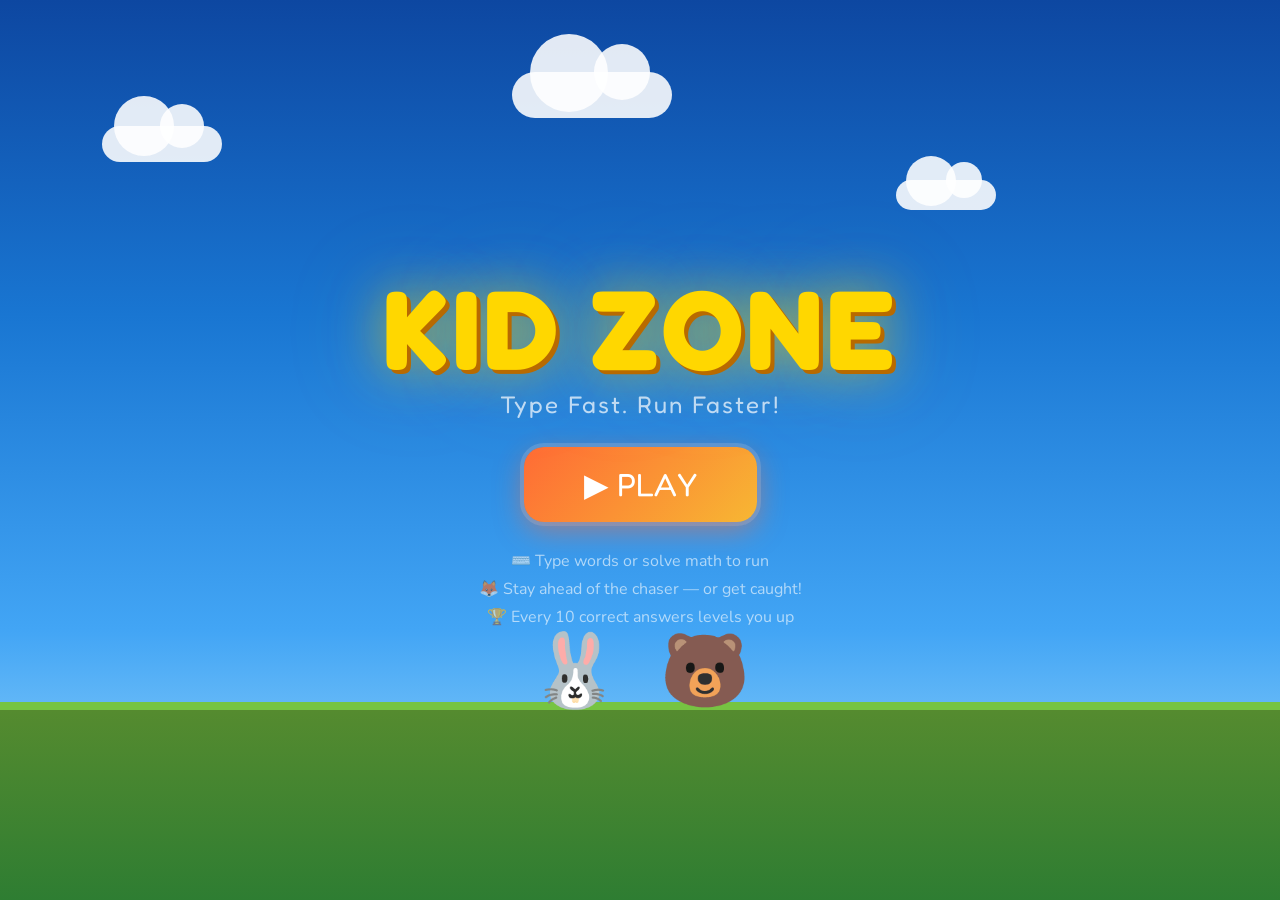
<file: Kid_zone/index.html>
<!DOCTYPE html>
<html lang="en">
<head>
  <meta charset="UTF-8">
  <meta name="viewport" content="width=device-width, initial-scale=1.0">
  <title>Kid Zone – Run &amp; Learn!</title>
  <link rel="preconnect" href="https://fonts.googleapis.com">
  <link href="https://fonts.googleapis.com/css2?family=Fredoka+One&family=Nunito:wght@400;700;800&display=swap" rel="stylesheet">
  <link rel="stylesheet" href="style.css">
</head>
<body class="menu-page">

  <div class="menu-scene">
    <div class="menu-sky"></div>
    <div class="menu-cloud mc1"></div>
    <div class="menu-cloud mc2"></div>
    <div class="menu-cloud mc3"></div>
    <div class="menu-ground"></div>
    <div class="menu-runners">
      <span class="mr-bunny">🐰</span>
      <span class="mr-bear">🐻</span>
    </div>
  </div>

  <div class="menu-content">
    <div class="menu-logo">
      <h1 class="menu-title">KID ZONE</h1>
      <p class="menu-sub">Type Fast. Run Faster!</p>
    </div>

    <a href="select.html" class="btn-play">▶ PLAY</a>

    <div class="menu-tips">
      <p>⌨️ Type words or solve math to run</p>
      <p>🦊 Stay ahead of the chaser — or get caught!</p>
      <p>🏆 Every 10 correct answers levels you up</p>
    </div>
  </div>

</body>
</html>
</file>
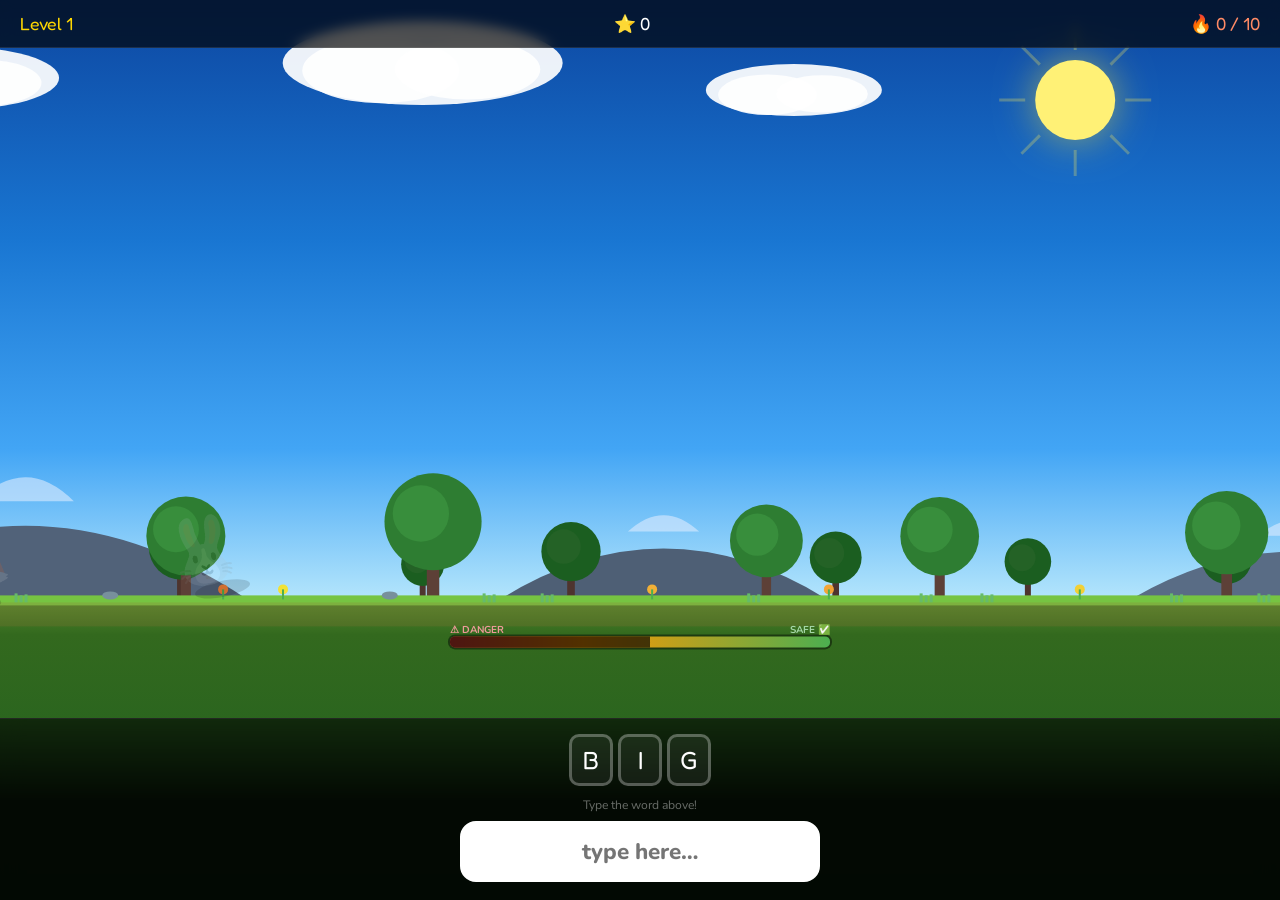
<file: Kid_zone/game.html>
<!DOCTYPE html>
<html lang="en">
<head>
  <meta charset="UTF-8">
  <meta name="viewport" content="width=device-width, initial-scale=1.0">
  <title>Kid Zone – Run!</title>
  <link rel="preconnect" href="https://fonts.googleapis.com">
  <link href="https://fonts.googleapis.com/css2?family=Fredoka+One&family=Nunito:wght@400;700;800&display=swap" rel="stylesheet">
  <link rel="stylesheet" href="style.css">
</head>
<body class="game-page">

  <canvas id="game-canvas"></canvas>

  <div id="ui-overlay">
    <!-- HUD strip at top -->
    <div id="hud">
      <span id="hud-level">Level 1</span>
      <span id="hud-score">⭐ 0</span>
      <span id="hud-streak">🔥 0 / 10</span>
    </div>

    <!-- Fills the canvas area -->
    <div id="ui-spacer"></div>

    <!-- Word / input panel at bottom -->
    <div id="bottom-panel">
      <div id="word-boxes"></div>
      <p id="q-hint"></p>
      <input id="type-input" type="text"
        autocomplete="off" autocorrect="off"
        autocapitalize="off" spellcheck="false"
        placeholder="type here…">
    </div>
  </div>

  <!-- Level-up splash -->
  <div id="level-flash" class="hidden">
    <div id="level-flash-text"></div>
  </div>

  <!-- Game over -->
  <div id="gameover-screen" class="hidden">
    <div class="go-box">
      <div id="go-emoji"></div>
      <h1>Got Caught!</h1>
      <p id="go-danger"></p>
      <div id="go-stats"></div>
      <div class="go-btns">
        <button class="go-btn green"  onclick="location.href='select.html'">Play Again 🎮</button>
        <button class="go-btn purple" onclick="location.href='index.html'">Menu 🏠</button>
      </div>
    </div>
  </div>

  <script src="game.js"></script>
</body>
</html>
</file>
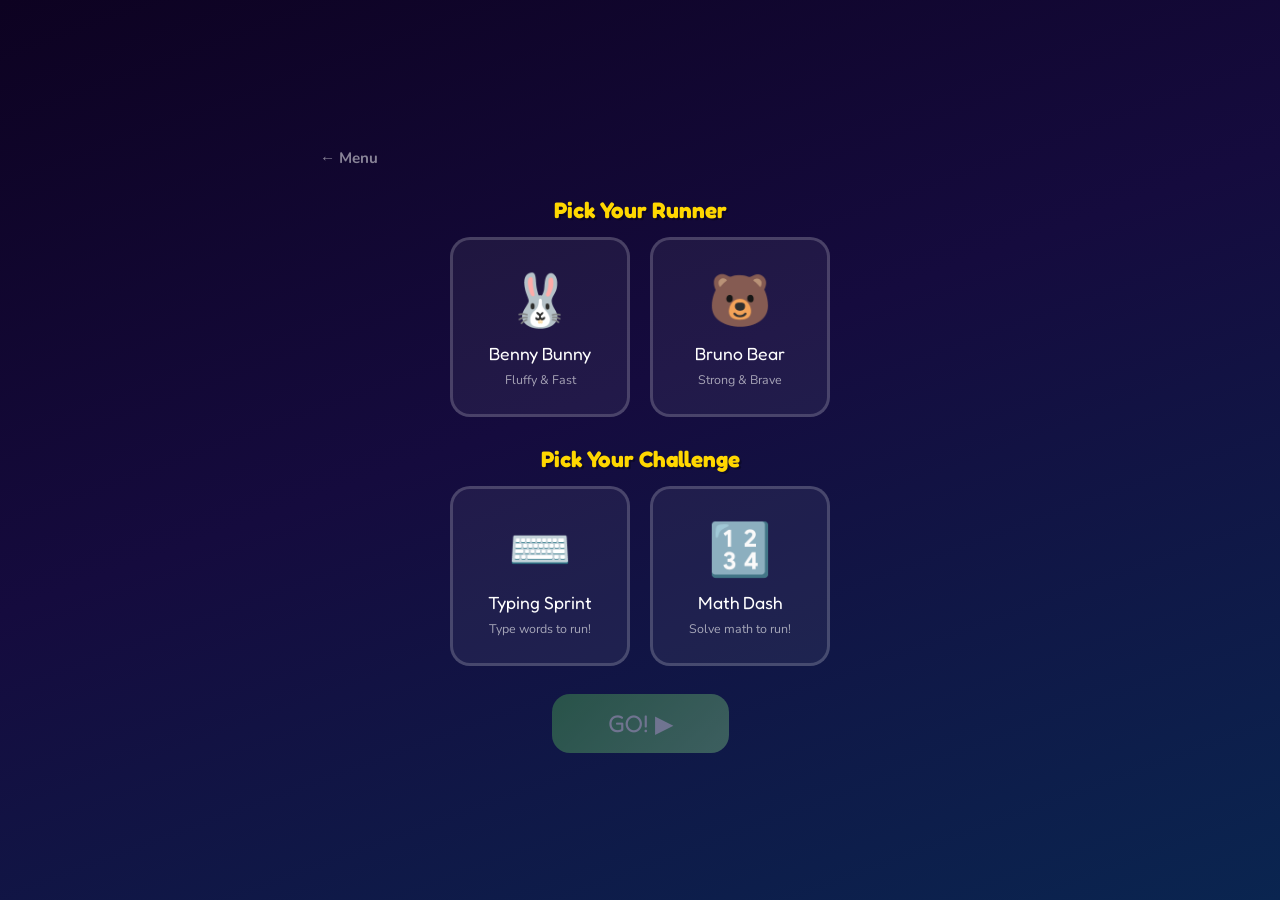
<file: Kid_zone/select.html>
<!DOCTYPE html>
<html lang="en">
<head>
  <meta charset="UTF-8">
  <meta name="viewport" content="width=device-width, initial-scale=1.0">
  <title>Kid Zone – Choose Your Runner</title>
  <link rel="preconnect" href="https://fonts.googleapis.com">
  <link href="https://fonts.googleapis.com/css2?family=Fredoka+One&family=Nunito:wght@400;700;800&display=swap" rel="stylesheet">
  <link rel="stylesheet" href="style.css">
</head>
<body class="select-page">

  <div class="sel-wrap">
    <a href="index.html" class="back-link">← Menu</a>

    <section class="sel-section">
      <h2 class="sel-heading">Pick Your Runner</h2>
      <div class="sel-cards">
        <div class="sel-card" data-char="bunny">
          <span class="sel-emoji">🐰</span>
          <span class="sel-name">Benny Bunny</span>
          <span class="sel-desc">Fluffy &amp; Fast</span>
        </div>
        <div class="sel-card" data-char="bear">
          <span class="sel-emoji">🐻</span>
          <span class="sel-name">Bruno Bear</span>
          <span class="sel-desc">Strong &amp; Brave</span>
        </div>
      </div>
    </section>

    <section class="sel-section">
      <h2 class="sel-heading">Pick Your Challenge</h2>
      <div class="sel-cards">
        <div class="sel-card" data-mode="typing">
          <span class="sel-emoji">⌨️</span>
          <span class="sel-name">Typing Sprint</span>
          <span class="sel-desc">Type words to run!</span>
        </div>
        <div class="sel-card" data-mode="math">
          <span class="sel-emoji">🔢</span>
          <span class="sel-name">Math Dash</span>
          <span class="sel-desc">Solve math to run!</span>
        </div>
      </div>
    </section>

    <button class="btn-go" id="btn-go" disabled>GO! ▶</button>
  </div>

  <script src="select.js"></script>
</body>
</html>
</file>
<file: Kid_zone/style.css>
/* ── RESET ── */
*, *::before, *::after { box-sizing: border-box; margin: 0; padding: 0; }

body {
  font-family: 'Nunito', sans-serif;
  background: linear-gradient(160deg, #0d0221 0%, #150b3e 45%, #0a2550 100%);
  min-height: 100vh;
  color: #fff;
}

/* ════════════════════════════════════════════════════════
   MENU PAGE  (index.html)
════════════════════════════════════════════════════════ */
body.menu-page {
  display: flex;
  align-items: center;
  justify-content: center;
  overflow: hidden;
}

/* Animated background scene */
.menu-scene {
  position: fixed;
  inset: 0;
  pointer-events: none;
  z-index: 0;
}

.menu-sky {
  position: absolute;
  inset: 0;
  background: linear-gradient(180deg, #0d47a1 0%, #1976D2 35%, #42A5F5 70%, #B3E5FC 100%);
}

.menu-cloud {
  position: absolute;
  background: rgba(255,255,255,0.88);
  border-radius: 50px;
}
.menu-cloud::before,
.menu-cloud::after {
  content: '';
  position: absolute;
  background: rgba(255,255,255,0.88);
  border-radius: 50%;
}
.mc1 { width:120px; height:36px; top:14%; left:8%;  animation: mcDrift 26s linear infinite; }
.mc1::before { width:60px;  height:60px;  top:-30px; left:12px; }
.mc1::after  { width:44px;  height:44px;  top:-22px; left:58px; }
.mc2 { width:160px; height:46px; top:8%;  left:40%; animation: mcDrift 34s linear infinite -12s; }
.mc2::before { width:78px;  height:78px;  top:-38px; left:18px; }
.mc2::after  { width:56px;  height:56px;  top:-28px; left:82px; }
.mc3 { width:100px; height:30px; top:20%; left:70%; animation: mcDrift 22s linear infinite -5s; }
.mc3::before { width:50px;  height:50px;  top:-24px; left:10px; }
.mc3::after  { width:36px;  height:36px;  top:-18px; left:50px; }

@keyframes mcDrift {
  from { transform: translateX(0); }
  to   { transform: translateX(calc(100vw + 300px)); }
}

.menu-ground {
  position: absolute;
  bottom: 0; left: 0; right: 0;
  height: 22%;
  background: linear-gradient(180deg, #558B2F 0%, #2E7D32 100%);
  border-top: 8px solid #76C442;
}

.menu-runners {
  position: absolute;
  bottom: 20%;
  left: 0; right: 0;
  display: flex;
  justify-content: center;
  gap: 40px;
}
.mr-bunny,
.mr-bear {
  font-size: 4.5rem;
  display: inline-block;
  animation: mrRun 0.45s ease-in-out infinite alternate;
}
.mr-bear { animation-delay: 0.22s; }

@keyframes mrRun {
  from { transform: translateY(0); }
  to   { transform: translateY(-18px); }
}

/* Menu content */
.menu-content {
  position: relative;
  z-index: 10;
  text-align: center;
  display: flex;
  flex-direction: column;
  align-items: center;
  gap: 28px;
  padding: 20px;
}

.menu-logo { display: flex; flex-direction: column; align-items: center; gap: 6px; }

.menu-title {
  font-family: 'Fredoka One', cursive;
  font-size: clamp(3.5rem, 11vw, 7rem);
  color: #ffd700;
  text-shadow:
    4px 4px 0 #b86a00,
    0  0 50px rgba(255,215,0,0.55),
    0  0 100px rgba(255,215,0,0.25);
  letter-spacing: 4px;
  animation: titleDrop 0.7s cubic-bezier(.36,1.56,.64,1) both;
  line-height: 1;
}

.menu-sub {
  font-family: 'Fredoka One', cursive;
  font-size: clamp(1rem, 3vw, 1.5rem);
  color: rgba(255,255,255,0.7);
  letter-spacing: 2px;
  animation: titleDrop 0.7s 0.1s cubic-bezier(.36,1.56,.64,1) both;
}

.btn-play {
  display: inline-block;
  padding: 18px 60px;
  font-family: 'Fredoka One', cursive;
  font-size: clamp(1.4rem, 4vw, 2rem);
  background: linear-gradient(135deg, #ff6b35 0%, #f7b733 100%);
  color: #fff;
  border-radius: 20px;
  text-decoration: none;
  box-shadow: 0 8px 28px rgba(255,107,53,0.5), 0 0 0 4px rgba(255,255,255,0.15);
  transition: transform 0.15s, box-shadow 0.15s;
  animation: pulsePulse 2s ease-in-out infinite;
}
.btn-play:hover {
  transform: scale(1.06);
  box-shadow: 0 12px 36px rgba(255,107,53,0.65), 0 0 0 6px rgba(255,255,255,0.2);
}

@keyframes pulsePulse {
  0%,100% { box-shadow: 0 8px 28px rgba(255,107,53,0.5), 0 0 0 4px rgba(255,255,255,0.15); }
  50%      { box-shadow: 0 10px 36px rgba(255,107,53,0.7), 0 0 0 8px rgba(255,255,255,0.25); }
}

.menu-tips {
  display: flex;
  flex-direction: column;
  gap: 6px;
}
.menu-tips p {
  font-size: clamp(0.82rem, 2vw, 1rem);
  color: rgba(255,255,255,0.6);
}

/* ════════════════════════════════════════════════════════
   SELECT PAGE  (select.html)
════════════════════════════════════════════════════════ */
body.select-page {
  display: flex;
  align-items: center;
  justify-content: center;
  min-height: 100vh;
  padding: 20px;
}

.sel-wrap {
  display: flex;
  flex-direction: column;
  align-items: center;
  gap: 28px;
  width: 100%;
  max-width: 640px;
}

.back-link {
  align-self: flex-start;
  color: rgba(255,255,255,0.5);
  font-weight: 700;
  font-size: 0.95rem;
  text-decoration: none;
  transition: color 0.18s;
}
.back-link:hover { color: #fff; }

.sel-section { width: 100%; }

.sel-heading {
  font-family: 'Fredoka One', cursive;
  font-size: 1.4rem;
  color: #ffd700;
  text-align: center;
  margin-bottom: 14px;
  text-shadow: 2px 2px 0 rgba(0,0,0,0.3);
}

.sel-cards {
  display: flex;
  gap: 20px;
  justify-content: center;
  flex-wrap: wrap;
}

.sel-card {
  display: flex;
  flex-direction: column;
  align-items: center;
  width: 180px;
  padding: 26px 16px;
  background: rgba(255,255,255,0.06);
  border: 3px solid rgba(255,255,255,0.18);
  border-radius: 20px;
  cursor: pointer;
  transition: transform 0.16s, border-color 0.16s, background 0.16s, box-shadow 0.16s;
  gap: 7px;
  user-select: none;
}
.sel-card:hover {
  transform: scale(1.06) rotate(-2deg);
  background: rgba(255,255,255,0.12);
  border-color: rgba(255,255,255,0.4);
}
.sel-card.selected {
  border-color: #ffd700;
  background: rgba(255,215,0,0.14);
  box-shadow: 0 0 24px rgba(255,215,0,0.35), inset 0 0 12px rgba(255,215,0,0.08);
  transform: scale(1.06);
}

.sel-emoji { font-size: 3.2rem; }
.sel-name  { font-family: 'Fredoka One', cursive; font-size: 1.1rem; color: #fff; }
.sel-desc  { font-size: 0.78rem; color: rgba(255,255,255,0.6); }

.btn-go {
  padding: 15px 56px;
  font-family: 'Fredoka One', cursive;
  font-size: 1.5rem;
  background: linear-gradient(135deg, #4caf50, #81c784);
  color: #fff;
  border: none;
  border-radius: 18px;
  cursor: pointer;
  opacity: 0.4;
  transition: opacity 0.2s, transform 0.16s, box-shadow 0.16s;
  pointer-events: none;
}
.btn-go.ready {
  opacity: 1;
  pointer-events: auto;
  animation: pulsePulse 1.8s ease-in-out infinite;
}
.btn-go.ready:hover {
  transform: scale(1.07);
  box-shadow: 0 10px 30px rgba(76,175,80,0.5);
}
.btn-go:not(:disabled):hover { transform: scale(1.05); }

/* ════════════════════════════════════════════════════════
   GAME PAGE  (game.html)
════════════════════════════════════════════════════════ */
body.game-page {
  background: #000;
  overflow: hidden;
  height: 100vh;
  width: 100vw;
}

#game-canvas {
  position: fixed;
  top: 0; left: 0;
  width: 100%; height: 100%;
  display: block;
}

/* Overlay container — sits over the canvas */
#ui-overlay {
  position: fixed;
  inset: 0;
  display: flex;
  flex-direction: column;
  pointer-events: none;
  z-index: 10;
}

/* HUD */
#hud {
  height: 48px;
  flex-shrink: 0;
  background: rgba(0,0,0,0.68);
  backdrop-filter: blur(6px);
  -webkit-backdrop-filter: blur(6px);
  display: flex;
  align-items: center;
  justify-content: space-between;
  padding: 0 20px;
  font-family: 'Fredoka One', cursive;
  font-size: 1.1rem;
  border-bottom: 1px solid rgba(255,255,255,0.1);
}
#hud-level  { color: #ffd700; }
#hud-score  { color: #fff;    }
#hud-streak { color: #ff8a65; }

/* Fills the canvas space */
#ui-spacer { flex: 1; }

/* Word / input panel */
#bottom-panel {
  flex-shrink: 0;
  background: linear-gradient(to top, rgba(0,0,0,0.90) 55%, rgba(0,0,0,0.60));
  backdrop-filter: blur(10px);
  -webkit-backdrop-filter: blur(10px);
  border-top: 1px solid rgba(255,255,255,0.12);
  padding: 12px 20px 18px;
  display: flex;
  flex-direction: column;
  align-items: center;
  gap: 8px;
  pointer-events: auto;
  min-height: 164px;
}

#word-boxes {
  display: flex;
  gap: 5px;
  flex-wrap: wrap;
  justify-content: center;
  align-items: center;
  min-height: 58px;
}

/* Individual letter boxes (typing mode) */
.lbox {
  display: inline-flex;
  align-items: center;
  justify-content: center;
  width: 44px;
  height: 52px;
  border: 3px solid rgba(255,255,255,0.28);
  border-radius: 10px;
  font-family: 'Fredoka One', cursive;
  font-size: 1.55rem;
  color: #fff;
  background: rgba(255,255,255,0.06);
  transition: background 0.1s, border-color 0.1s;
}
.lbox.hit  { background: #2e7d32; border-color: #66bb6a; color: #fff; }
.lbox.miss { background: #b71c1c; border-color: #ef5350; color: #fff; }

/* Math question display */
.math-q {
  font-family: 'Fredoka One', cursive;
  font-size: 2.2rem;
  color: #ffd700;
  letter-spacing: 4px;
}

#q-hint {
  font-size: 0.76rem;
  color: rgba(255,255,255,0.4);
  min-height: 1rem;
}

/* Text input */
#type-input {
  width: 100%;
  max-width: 360px;
  padding: 11px 18px;
  font-family: 'Nunito', sans-serif;
  font-size: 1.4rem;
  font-weight: 800;
  border: 4px solid #ffd700;
  border-radius: 16px;
  background: rgba(255,255,255,0.93);
  text-align: center;
  outline: none;
  transition: border-color 0.14s, background 0.14s, transform 0.1s;
}
#type-input:focus     { border-color: #fff; background: #fff; }
#type-input.flash-ok  { border-color: #66bb6a; background: #e8f5e9; transform: scale(1.04); }
#type-input.flash-bad { border-color: #ef5350; background: #ffebee; animation: shake 0.28s ease; }

/* ── Level flash overlay ── */
#level-flash {
  position: fixed;
  inset: 0;
  display: flex;
  align-items: center;
  justify-content: center;
  background: rgba(0,0,0,0.62);
  z-index: 50;
}
#level-flash.hidden { display: none; }

#level-flash-text {
  font-family: 'Fredoka One', cursive;
  font-size: clamp(2.2rem, 8vw, 4.5rem);
  color: #ffd700;
  text-shadow:
    4px 4px 0 #b86a00,
    0  0 50px rgba(255,215,0,0.65);
  text-align: center;
  line-height: 1.2;
  animation: splashPop 0.45s cubic-bezier(.36,1.56,.64,1) both;
}
#level-flash-text small {
  display: block;
  font-size: 0.5em;
  color: #fff;
  margin-top: 8px;
}

/* ── Game over overlay ── */
#gameover-screen {
  position: fixed;
  inset: 0;
  display: flex;
  align-items: center;
  justify-content: center;
  background: rgba(0,0,0,0.80);
  z-index: 100;
}
#gameover-screen.hidden { display: none; }

.go-box {
  background: linear-gradient(135deg, #1a0530 0%, #0a1a40 100%);
  border: 2px solid rgba(255,255,255,0.14);
  border-radius: 24px;
  padding: 38px 50px;
  text-align: center;
  max-width: 440px;
  width: 90%;
  display: flex;
  flex-direction: column;
  align-items: center;
  gap: 12px;
  box-shadow: 0 24px 70px rgba(0,0,0,0.6);
}
#go-emoji {
  font-size: 5rem;
  animation: wobble 1.1s ease-in-out infinite;
}
.go-box h1 {
  font-family: 'Fredoka One', cursive;
  font-size: 2.4rem;
  color: #ef5350;
  text-shadow: 3px 3px 0 #7f0000;
}
#go-danger { color: #bbb; font-size: 0.95rem; }

#go-stats {
  width: 100%;
  background: rgba(255,255,255,0.07);
  border-radius: 14px;
  padding: 12px 22px;
}
#go-stats .stat {
  display: flex;
  justify-content: space-between;
  align-items: baseline;
  padding: 6px 0;
  border-bottom: 1px solid rgba(255,255,255,0.07);
  color: #bbb;
  font-size: 0.9rem;
}
#go-stats .stat:last-child { border-bottom: none; }
#go-stats .stat strong {
  font-family: 'Fredoka One', cursive;
  font-size: 1.3rem;
  color: #ffd700;
}

.go-btns { display: flex; gap: 12px; flex-wrap: wrap; justify-content: center; margin-top: 6px; }
.go-btn {
  padding: 12px 30px;
  font-family: 'Fredoka One', cursive;
  font-size: 1.1rem;
  border: none;
  border-radius: 14px;
  cursor: pointer;
  color: #fff;
  transition: transform 0.14s, box-shadow 0.14s;
}
.go-btn:hover { transform: scale(1.07); box-shadow: 0 8px 22px rgba(0,0,0,0.4); }
.go-btn.green  { background: linear-gradient(135deg, #11998e, #38ef7d); }
.go-btn.purple { background: linear-gradient(135deg, #667eea, #764ba2); }

/* ════════════════════════════════════════════════════════
   SHARED ANIMATIONS
════════════════════════════════════════════════════════ */
@keyframes titleDrop {
  from { opacity: 0; transform: scale(0.65) translateY(-20px); }
  to   { opacity: 1; transform: scale(1) translateY(0);        }
}
@keyframes wobble {
  0%,100% { transform: rotate(-6deg); }
  50%     { transform: rotate(6deg);  }
}
@keyframes shake {
  0%,100% { transform: translateX(0);   }
  25%     { transform: translateX(-9px); }
  75%     { transform: translateX(9px);  }
}
@keyframes splashPop {
  from { opacity: 0; transform: scale(0.4) rotate(-8deg); }
  to   { opacity: 1; transform: scale(1)   rotate(0deg);  }
}
</file>
